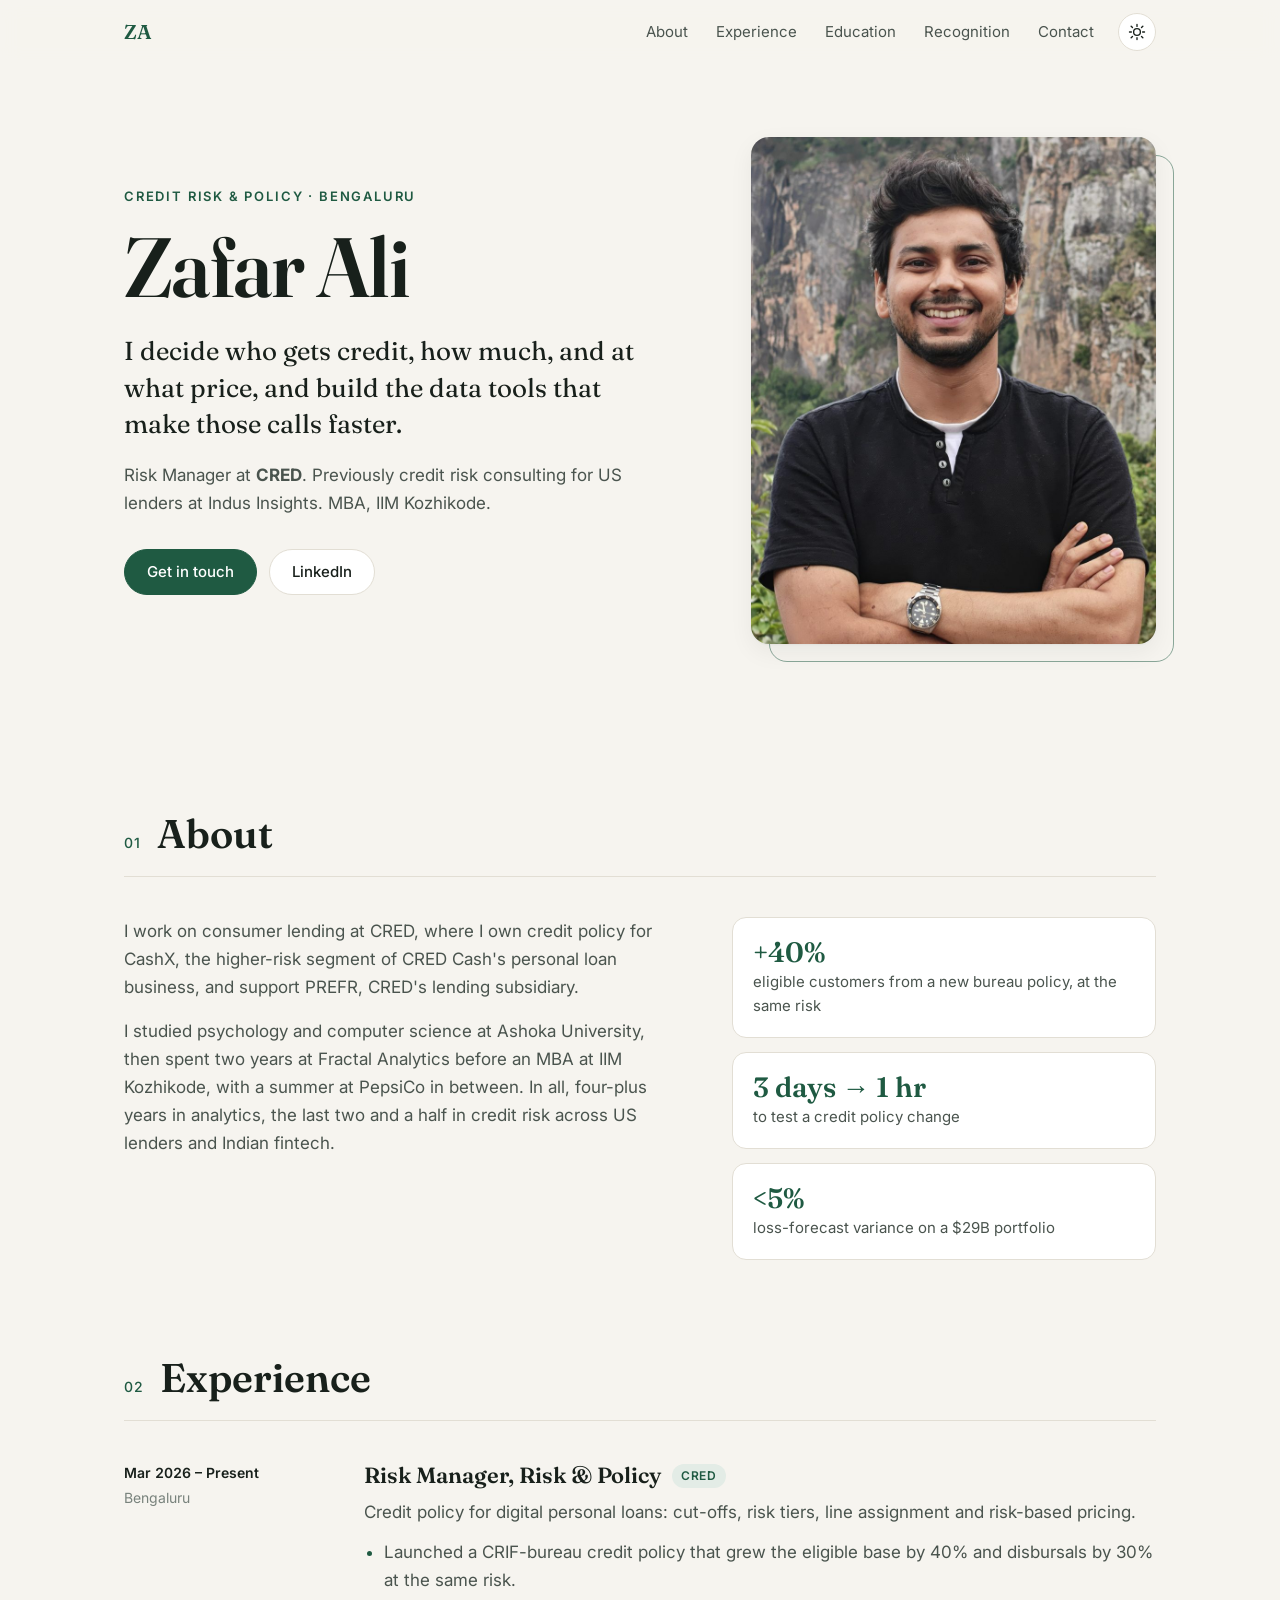
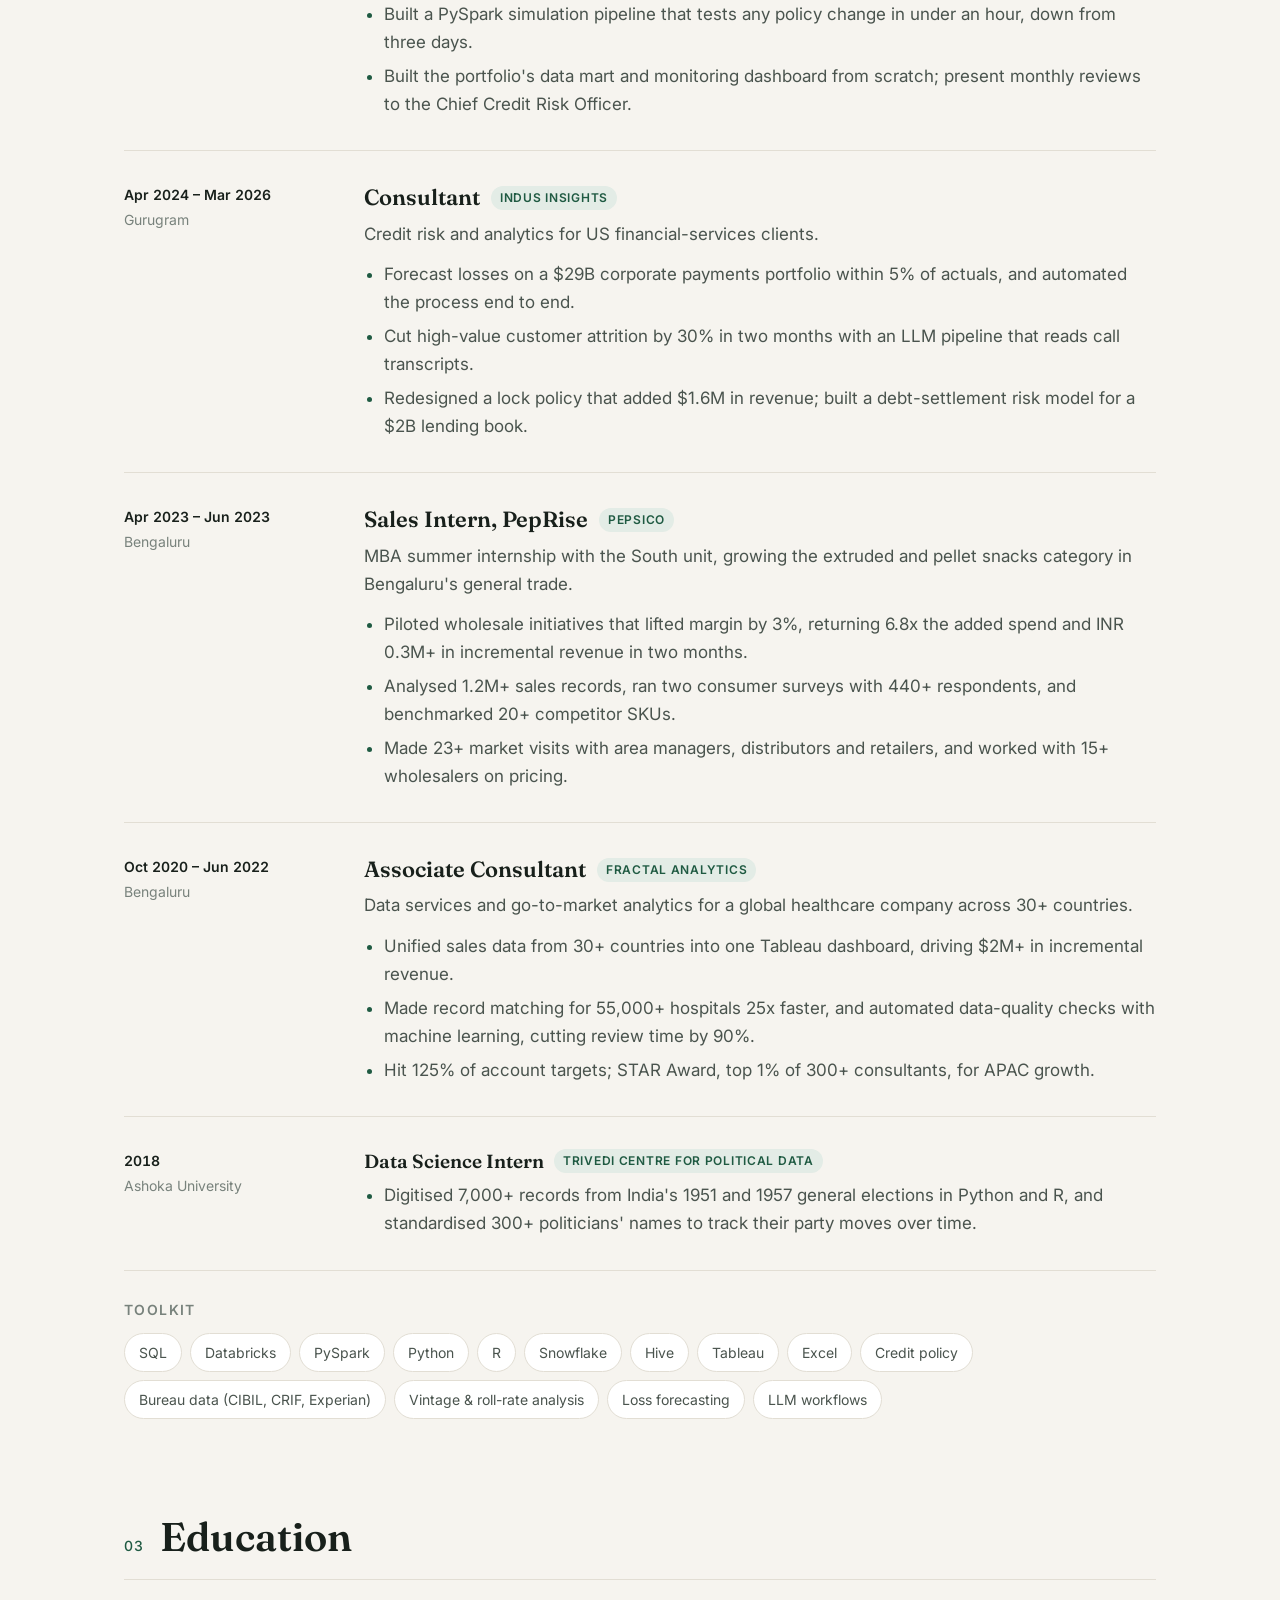
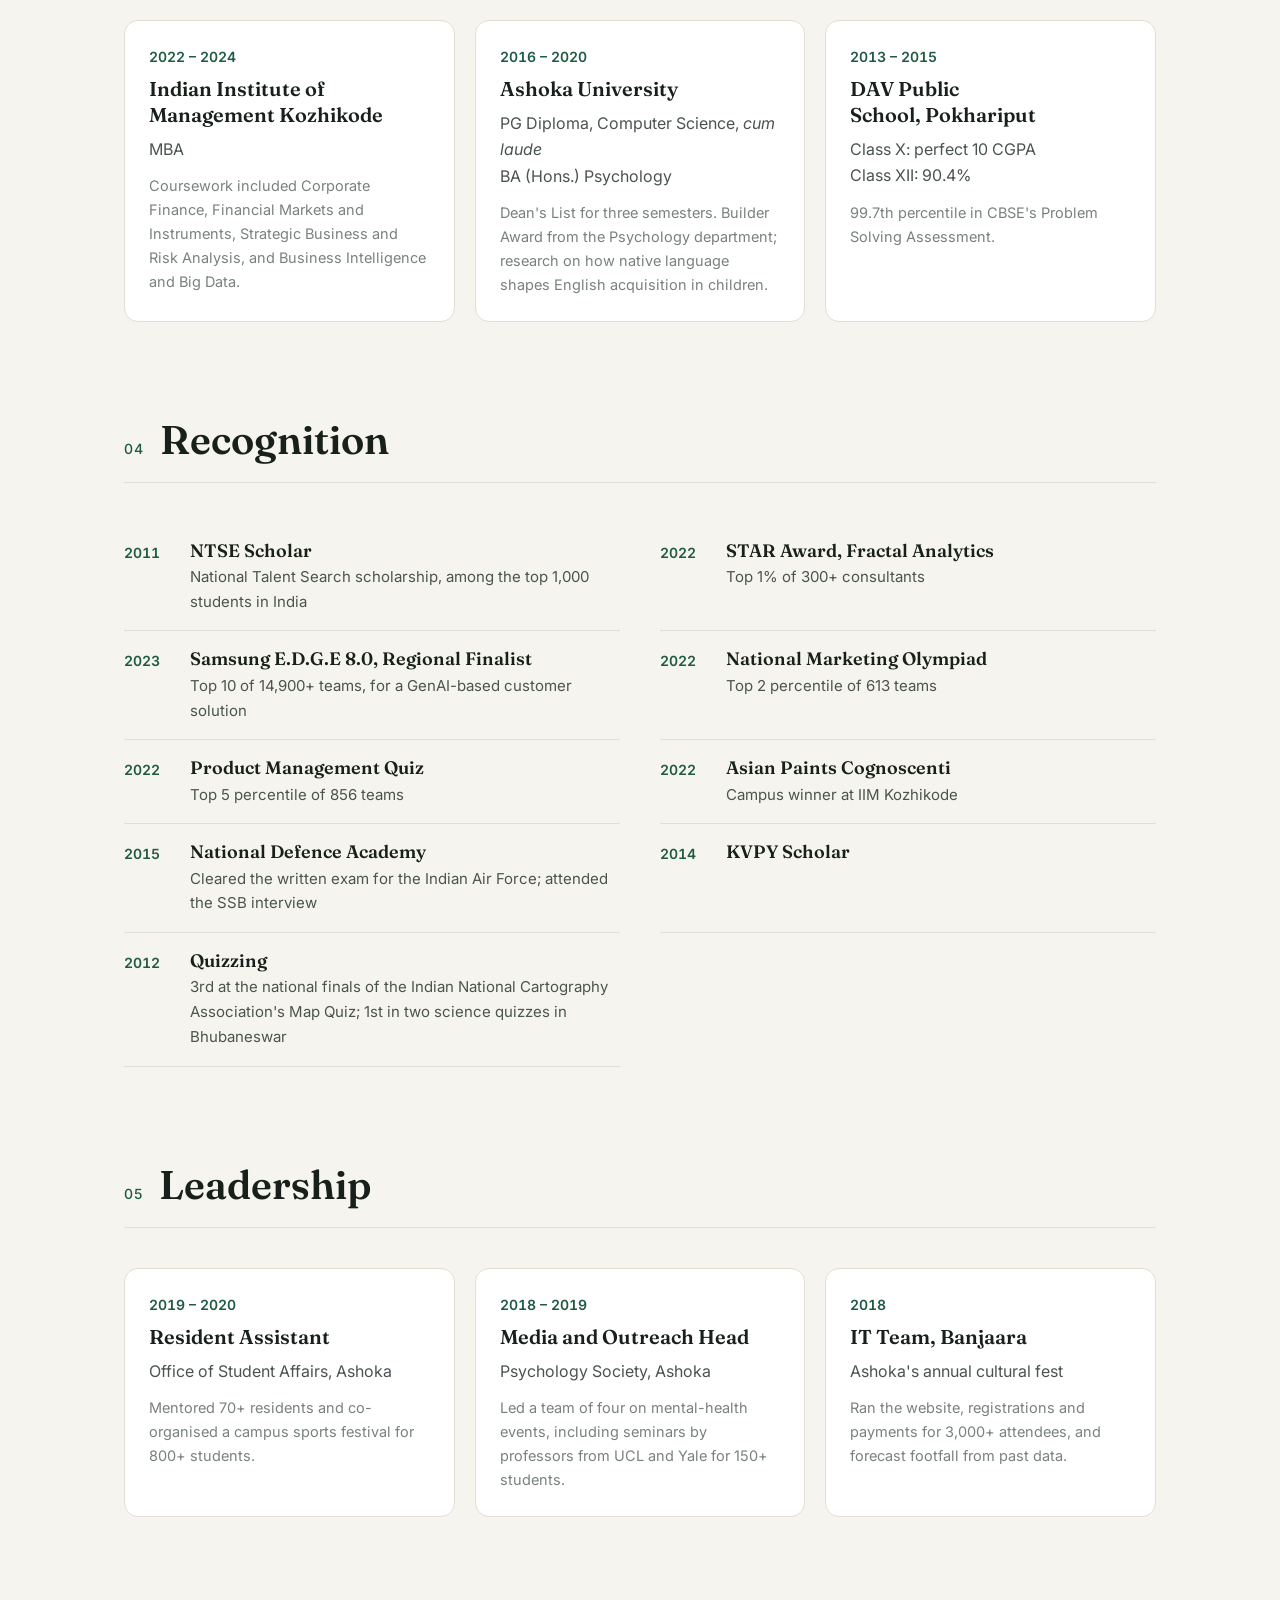
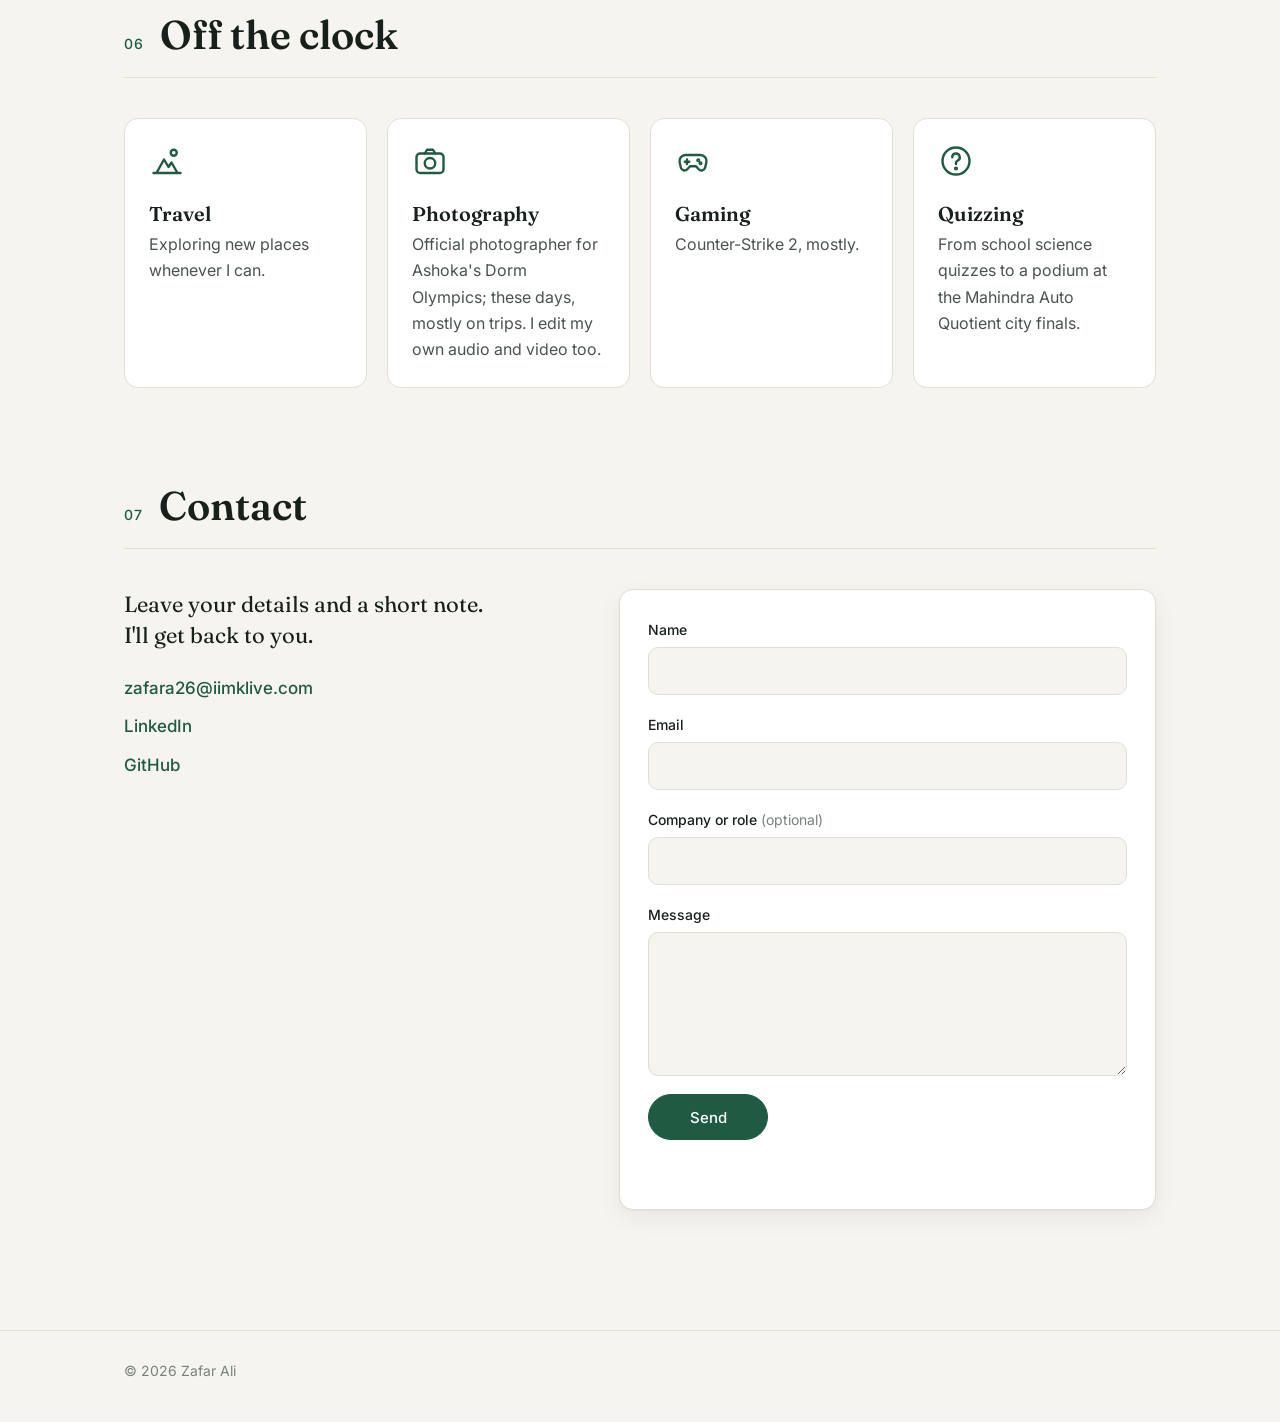
<file: index.html>
<!DOCTYPE html>
<html lang="en">
<head>
  <meta charset="utf-8">
  <meta name="viewport" content="width=device-width, initial-scale=1">
  <title>Zafar Ali | Credit Risk &amp; Policy</title>
  <meta name="description" content="Zafar Ali, Risk Manager at CRED. Credit policy for digital lending, credit risk analytics, MBA from IIM Kozhikode.">
  <meta name="theme-color" content="#f6f4ef" media="(prefers-color-scheme: light)">
  <meta name="theme-color" content="#121513" media="(prefers-color-scheme: dark)">

  <meta property="og:type" content="profile">
  <meta property="og:title" content="Zafar Ali | Credit Risk &amp; Policy">
  <meta property="og:description" content="Risk Manager at CRED. Credit policy for digital lending.">
  <meta property="og:url" content="https://zafar21.github.io/">
  <meta property="og:image" content="https://zafar21.github.io/assets/og.jpg">
  <meta name="twitter:card" content="summary_large_image">

  <link rel="icon" href="assets/favicon.svg" type="image/svg+xml">
  <link rel="preconnect" href="https://fonts.googleapis.com">
  <link rel="preconnect" href="https://fonts.gstatic.com" crossorigin>
  <link href="https://fonts.googleapis.com/css2?family=Fraunces:opsz,wght@9..144,400;9..144,600&family=Inter:wght@400;500;600&display=swap" rel="stylesheet">
  <link rel="stylesheet" href="style.css">
  <script>
    document.documentElement.classList.add('js');
    try { var t = localStorage.getItem('theme'); if (t) document.documentElement.setAttribute('data-theme', t); } catch (e) {}
  </script>
</head>
<body>
  <a class="skip" href="#main">Skip to content</a>

  <header class="nav">
    <div class="wrap nav-inner">
      <a href="#top" class="brand" aria-label="Zafar Ali, home">ZA</a>
      <nav aria-label="Sections">
        <a href="#about">About</a>
        <a href="#experience">Experience</a>
        <a href="#education">Education</a>
        <a href="#recognition">Recognition</a>
        <a href="#contact">Contact</a>
      </nav>
      <button class="theme-toggle" id="themeToggle" type="button" aria-label="Toggle dark mode">
        <svg class="i-sun" viewBox="0 0 24 24" aria-hidden="true"><circle cx="12" cy="12" r="4.5"/><path d="M12 2v2.5M12 19.5V22M4.2 4.2l1.8 1.8M18 18l1.8 1.8M2 12h2.5M19.5 12H22M4.2 19.8 6 18M18 6l1.8-1.8"/></svg>
        <svg class="i-moon" viewBox="0 0 24 24" aria-hidden="true"><path d="M20 14.5A8 8 0 1 1 9.5 4a6.5 6.5 0 0 0 10.5 10.5z"/></svg>
      </button>
    </div>
  </header>

  <main id="main">
    <!-- Hero -->
    <section class="hero wrap" id="top">
      <div class="hero-text reveal">
        <p class="eyebrow">Credit Risk &amp; Policy &middot; Bengaluru</p>
        <h1>Zafar Ali</h1>
        <p class="lede">I decide who gets credit, how much, and at what price, and build the data tools that make those calls faster.</p>
        <p class="sub">Risk Manager at <strong>CRED</strong>. Previously credit risk consulting for US lenders at Indus Insights. MBA, IIM Kozhikode.</p>
        <div class="cta">
          <a class="btn btn-primary" href="#contact">Get in touch</a>
          <a class="btn" href="https://www.linkedin.com/in/skzafarali/" target="_blank" rel="noopener">LinkedIn</a>
        </div>
      </div>
      <figure class="hero-photo reveal">
        <img src="assets/zafar.jpg" width="880" height="1100" alt="Zafar Ali, smiling, arms crossed, in front of a forested cliff">
      </figure>
    </section>

    <!-- About -->
    <section class="section wrap" id="about">
      <h2 class="section-title"><span>01</span>About</h2>
      <div class="about-grid">
        <div class="prose reveal">
          <p>I work on consumer lending at CRED, where I own credit policy for CashX, the higher-risk segment of CRED Cash's personal loan business, and support PREFR, CRED's lending subsidiary.</p>
          <p>I studied psychology and computer science at Ashoka University, then spent two years at Fractal Analytics before an MBA at IIM Kozhikode, with a summer at PepsiCo in between. In all, four-plus years in analytics, the last two and a half in credit risk across US lenders and Indian fintech.</p>
        </div>
        <ul class="stats reveal" aria-label="Highlights">
          <li><strong>+40%</strong><span>eligible customers from a new bureau policy, at the same risk</span></li>
          <li><strong>3 days &rarr; 1 hr</strong><span>to test a credit policy change</span></li>
          <li><strong>&lt;5%</strong><span>loss-forecast variance on a $29B portfolio</span></li>
        </ul>
      </div>
    </section>

    <!-- Experience -->
    <section class="section wrap" id="experience">
      <h2 class="section-title"><span>02</span>Experience</h2>

      <article class="job reveal">
        <div class="job-meta">
          <p class="when">Mar 2026 &ndash; Present</p>
          <p class="where">Bengaluru</p>
        </div>
        <div class="job-body">
          <h3>Risk Manager, Risk &amp; Policy <span class="org">CRED</span></h3>
          <p class="job-sum">Credit policy for digital personal loans: cut-offs, risk tiers, line assignment and risk-based pricing.</p>
          <ul>
            <li>Launched a CRIF-bureau credit policy that grew the eligible base by 40% and disbursals by 30% at the same risk.</li>
            <li>Built a PySpark simulation pipeline that tests any policy change in under an hour, down from three days.</li>
            <li>Built the portfolio's data mart and monitoring dashboard from scratch; present monthly reviews to the Chief Credit Risk Officer.</li>
          </ul>
        </div>
      </article>

      <article class="job reveal">
        <div class="job-meta">
          <p class="when">Apr 2024 &ndash; Mar 2026</p>
          <p class="where">Gurugram</p>
        </div>
        <div class="job-body">
          <h3>Consultant <span class="org">Indus Insights</span></h3>
          <p class="job-sum">Credit risk and analytics for US financial-services clients.</p>
          <ul>
            <li>Forecast losses on a $29B corporate payments portfolio within 5% of actuals, and automated the process end to end.</li>
            <li>Cut high-value customer attrition by 30% in two months with an LLM pipeline that reads call transcripts.</li>
            <li>Redesigned a lock policy that added $1.6M in revenue; built a debt-settlement risk model for a $2B lending book.</li>
          </ul>
        </div>
      </article>

      <article class="job reveal">
        <div class="job-meta">
          <p class="when">Apr 2023 &ndash; Jun 2023</p>
          <p class="where">Bengaluru</p>
        </div>
        <div class="job-body">
          <h3>Sales Intern, PepRise <span class="org">PepsiCo</span></h3>
          <p class="job-sum">MBA summer internship with the South unit, growing the extruded and pellet snacks category in Bengaluru's general trade.</p>
          <ul>
            <li>Piloted wholesale initiatives that lifted margin by 3%, returning 6.8x the added spend and INR 0.3M+ in incremental revenue in two months.</li>
            <li>Analysed 1.2M+ sales records, ran two consumer surveys with 440+ respondents, and benchmarked 20+ competitor SKUs.</li>
            <li>Made 23+ market visits with area managers, distributors and retailers, and worked with 15+ wholesalers on pricing.</li>
          </ul>
        </div>
      </article>

      <article class="job reveal">
        <div class="job-meta">
          <p class="when">Oct 2020 &ndash; Jun 2022</p>
          <p class="where">Bengaluru</p>
        </div>
        <div class="job-body">
          <h3>Associate Consultant <span class="org">Fractal Analytics</span></h3>
          <p class="job-sum">Data services and go-to-market analytics for a global healthcare company across 30+ countries.</p>
          <ul>
            <li>Unified sales data from 30+ countries into one Tableau dashboard, driving $2M+ in incremental revenue.</li>
            <li>Made record matching for 55,000+ hospitals 25x faster, and automated data-quality checks with machine learning, cutting review time by 90%.</li>
            <li>Hit 125% of account targets; STAR Award, top 1% of 300+ consultants, for APAC growth.</li>
          </ul>
        </div>
      </article>

      <article class="job job-early reveal">
        <div class="job-meta">
          <p class="when">2018</p>
          <p class="where">Ashoka University</p>
        </div>
        <div class="job-body">
          <h3>Data Science Intern <span class="org">Trivedi Centre for Political Data</span></h3>
          <ul>
            <li>Digitised 7,000+ records from India's 1951 and 1957 general elections in Python and R, and standardised 300+ politicians' names to track their party moves over time.</li>
          </ul>
        </div>
      </article>

      <div class="skills reveal">
        <h3>Toolkit</h3>
        <ul class="chips">
          <li>SQL</li><li>Databricks</li><li>PySpark</li><li>Python</li><li>R</li><li>Snowflake</li><li>Hive</li><li>Tableau</li><li>Excel</li>
          <li>Credit policy</li><li>Bureau data (CIBIL, CRIF, Experian)</li><li>Vintage &amp; roll-rate analysis</li><li>Loss forecasting</li><li>LLM workflows</li>
        </ul>
      </div>
    </section>

    <!-- Education -->
    <section class="section wrap" id="education">
      <h2 class="section-title"><span>03</span>Education</h2>
      <div class="edu-grid">
        <div class="edu reveal">
          <p class="when">2022 &ndash; 2024</p>
          <h3>Indian Institute of Management Kozhikode</h3>
          <p>MBA</p>
          <p class="edu-note">Coursework included Corporate Finance, Financial Markets and Instruments, Strategic Business and Risk Analysis, and Business Intelligence and Big Data.</p>
        </div>
        <div class="edu reveal">
          <p class="when">2016 &ndash; 2020</p>
          <h3>Ashoka University</h3>
          <p>PG Diploma, Computer Science, <em>cum laude</em><br>BA (Hons.) Psychology</p>
          <p class="edu-note">Dean's List for three semesters. Builder Award from the Psychology department; research on how native language shapes English acquisition in children.</p>
        </div>
        <div class="edu reveal">
          <p class="when">2013 &ndash; 2015</p>
          <h3>DAV Public School, Pokhariput</h3>
          <p>Class X: perfect 10 CGPA<br>Class XII: 90.4%</p>
          <p class="edu-note">99.7th percentile in CBSE's Problem Solving Assessment.</p>
        </div>
      </div>
    </section>

    <!-- Recognition -->
    <section class="section wrap" id="recognition">
      <h2 class="section-title"><span>04</span>Recognition</h2>
      <ul class="awards reveal">
        <li><span class="yr">2011</span><div><strong>NTSE Scholar</strong><span>National Talent Search scholarship, among the top 1,000 students in India</span></div></li>
        <li><span class="yr">2022</span><div><strong>STAR Award, Fractal Analytics</strong><span>Top 1% of 300+ consultants</span></div></li>
        <li><span class="yr">2023</span><div><strong>Samsung E.D.G.E 8.0, Regional Finalist</strong><span>Top 10 of 14,900+ teams, for a GenAI-based customer solution</span></div></li>
        <li><span class="yr">2022</span><div><strong>National Marketing Olympiad</strong><span>Top 2 percentile of 613 teams</span></div></li>
        <li><span class="yr">2022</span><div><strong>Product Management Quiz</strong><span>Top 5 percentile of 856 teams</span></div></li>
        <li><span class="yr">2022</span><div><strong>Asian Paints Cognoscenti</strong><span>Campus winner at IIM Kozhikode</span></div></li>
        <li><span class="yr">2015</span><div><strong>National Defence Academy</strong><span>Cleared the written exam for the Indian Air Force; attended the SSB interview</span></div></li>
        <li><span class="yr">2014</span><div><strong>KVPY Scholar</strong></div></li>
        <li><span class="yr">2012</span><div><strong>Quizzing</strong><span>3rd at the national finals of the Indian National Cartography Association's Map Quiz; 1st in two science quizzes in Bhubaneswar</span></div></li>
      </ul>
    </section>

    <!-- Leadership -->
    <section class="section wrap" id="leadership">
      <h2 class="section-title"><span>05</span>Leadership</h2>
      <div class="edu-grid">
        <div class="edu reveal">
          <p class="when">2019 &ndash; 2020</p>
          <h3>Resident Assistant</h3>
          <p>Office of Student Affairs, Ashoka</p>
          <p class="edu-note">Mentored 70+ residents and co-organised a campus sports festival for 800+ students.</p>
        </div>
        <div class="edu reveal">
          <p class="when">2018 &ndash; 2019</p>
          <h3>Media and Outreach Head</h3>
          <p>Psychology Society, Ashoka</p>
          <p class="edu-note">Led a team of four on mental-health events, including seminars by professors from UCL and Yale for 150+ students.</p>
        </div>
        <div class="edu reveal">
          <p class="when">2018</p>
          <h3>IT Team, Banjaara</h3>
          <p>Ashoka's annual cultural fest</p>
          <p class="edu-note">Ran the website, registrations and payments for 3,000+ attendees, and forecast footfall from past data.</p>
        </div>
      </div>
    </section>

    <!-- Beyond work -->
    <section class="section wrap" id="beyond">
      <h2 class="section-title"><span>06</span>Off the clock</h2>
      <div class="hobbies">
        <div class="hobby reveal">
          <svg viewBox="0 0 24 24" aria-hidden="true"><path d="M3 20h18M5 20l5-9 3 5 2-3 4 7"/><circle cx="16.5" cy="6.5" r="2"/></svg>
          <h3>Travel</h3>
          <p>Exploring new places whenever I can.</p>
        </div>
        <div class="hobby reveal">
          <svg viewBox="0 0 24 24" aria-hidden="true"><rect x="3" y="7" width="18" height="13" rx="2.5"/><path d="M8.5 7l1.5-2.5h4L15.5 7"/><circle cx="12" cy="13.5" r="3.5"/></svg>
          <h3>Photography</h3>
          <p>Official photographer for Ashoka's Dorm Olympics; these days, mostly on trips. I edit my own audio and video too.</p>
        </div>
        <div class="hobby reveal">
          <svg viewBox="0 0 24 24" aria-hidden="true"><path d="M7 8h10a4 4 0 0 1 3.9 4.9l-.8 3.5a2.5 2.5 0 0 1-4.3 1.1L14 15.5h-4l-1.8 2a2.5 2.5 0 0 1-4.3-1.1l-.8-3.5A4 4 0 0 1 7 8z"/><path d="M8 11v3M6.5 12.5h3"/><circle cx="15.5" cy="11.5" r=".6"/><circle cx="17" cy="13.5" r=".6"/></svg>
          <h3>Gaming</h3>
          <p>Counter-Strike 2, mostly.</p>
        </div>
        <div class="hobby reveal">
          <svg viewBox="0 0 24 24" aria-hidden="true"><circle cx="12" cy="12" r="9"/><path d="M9.5 9.5a2.5 2.5 0 1 1 3.5 2.3c-.6.3-1 .8-1 1.5V14"/><circle cx="12" cy="17" r=".6"/></svg>
          <h3>Quizzing</h3>
          <p>From school science quizzes to a podium at the Mahindra Auto Quotient city finals.</p>
        </div>
      </div>
    </section>

    <!-- Contact -->
    <section class="section wrap" id="contact">
      <h2 class="section-title"><span>07</span>Contact</h2>
      <div class="contact-grid">
        <div class="contact-text reveal">
          <p class="lede-sm">Leave your details and a short note. I'll get back to you.</p>
          <ul class="links">
            <li><a href="mailto:zafara26@iimklive.com">zafara26@iimklive.com</a></li>
            <li><a href="https://www.linkedin.com/in/skzafarali/" target="_blank" rel="noopener">LinkedIn</a></li>
            <li><a href="https://github.com/zafar21" target="_blank" rel="noopener">GitHub</a></li>
          </ul>
        </div>
        <form class="contact-form reveal" id="contactForm" action="https://formsubmit.co/zafara26@iimklive.com" method="POST" novalidate>
          <div class="field">
            <label for="cf-name">Name</label>
            <input id="cf-name" name="name" type="text" autocomplete="name" required>
          </div>
          <div class="field">
            <label for="cf-email">Email</label>
            <input id="cf-email" name="email" type="email" autocomplete="email" required>
          </div>
          <div class="field">
            <label for="cf-org">Company or role <span class="opt">(optional)</span></label>
            <input id="cf-org" name="company" type="text" autocomplete="organization">
          </div>
          <div class="field">
            <label for="cf-msg">Message</label>
            <textarea id="cf-msg" name="message" rows="5" required></textarea>
          </div>
          <input type="text" name="_honey" class="hp" tabindex="-1" autocomplete="off" aria-hidden="true">
          <input type="hidden" name="_subject" value="New message from zafar21.github.io">
          <input type="hidden" name="_template" value="table">
          <input type="hidden" name="_captcha" value="false">
          <button class="btn btn-primary" type="submit">Send</button>
          <p class="form-status" id="formStatus" role="status" aria-live="polite"></p>
        </form>
      </div>
    </section>
  </main>

  <footer class="footer">
    <div class="wrap">
      <p>&copy; 2026 Zafar Ali</p>
    </div>
  </footer>

  <script src="main.js"></script>
</body>
</html>
</file>
<file: style.css>
/* Zafar Ali profile: single-page, light/dark, no build step. */

:root {
  --bg: #f6f4ef;
  --surface: #ffffff;
  --ink: #18201b;
  --ink-2: #4a544e;
  --muted: #78827c;
  --line: #e2ded4;
  --accent: #1f5a42;
  --accent-ink: #ffffff;
  --accent-soft: #e3ece6;
  --shadow: 0 1px 2px rgba(24, 32, 27, .04), 0 8px 24px rgba(24, 32, 27, .06);

  --f-display: "Fraunces", Georgia, "Times New Roman", serif;
  --f-body: "Inter", system-ui, -apple-system, "Segoe UI", Roboto, sans-serif;
  --radius: 14px;
  color-scheme: light;
}

@media (prefers-color-scheme: dark) {
  :root:not([data-theme="light"]) {
    --bg: #121513;
    --surface: #1a1f1c;
    --ink: #ecebe6;
    --ink-2: #b9bfba;
    --muted: #8a938d;
    --line: #2a312d;
    --accent: #7cc4a0;
    --accent-ink: #0f1a14;
    --accent-soft: #1d2b24;
    --shadow: 0 1px 2px rgba(0, 0, 0, .3), 0 8px 24px rgba(0, 0, 0, .25);
    color-scheme: dark;
  }
}
:root[data-theme="dark"] {
  --bg: #121513;
  --surface: #1a1f1c;
  --ink: #ecebe6;
  --ink-2: #b9bfba;
  --muted: #8a938d;
  --line: #2a312d;
  --accent: #7cc4a0;
  --accent-ink: #0f1a14;
  --accent-soft: #1d2b24;
  --shadow: 0 1px 2px rgba(0, 0, 0, .3), 0 8px 24px rgba(0, 0, 0, .25);
  color-scheme: dark;
}

* { box-sizing: border-box; }
html { scroll-behavior: smooth; scroll-padding-top: 72px; }
body {
  margin: 0;
  background: var(--bg);
  color: var(--ink);
  font: 400 17px/1.65 var(--f-body);
  -webkit-font-smoothing: antialiased;
  transition: background-color .25s, color .25s;
}
img { max-width: 100%; display: block; }
a { color: inherit; }
h1, h2, h3 { margin: 0; font-weight: 600; text-wrap: balance; }
p { margin: 0; }

.wrap { width: 100%; max-width: 1080px; margin: 0 auto; padding: 0 24px; }

.skip { position: absolute; left: -9999px; }
.skip:focus { left: 16px; top: 12px; z-index: 100; background: var(--surface); padding: 8px 12px; border-radius: 8px; }

:focus-visible { outline: 2px solid var(--accent); outline-offset: 3px; border-radius: 4px; }

/* Nav */
.nav {
  position: sticky; top: 0; z-index: 50;
  background: color-mix(in srgb, var(--bg) 85%, transparent);
  backdrop-filter: saturate(160%) blur(10px);
  -webkit-backdrop-filter: saturate(160%) blur(10px);
  border-bottom: 1px solid transparent;
  transition: border-color .2s;
}
.nav.scrolled { border-bottom-color: var(--line); }
.nav-inner { display: flex; align-items: center; gap: 24px; height: 64px; }
.brand {
  font: 600 20px/1 var(--f-display); text-decoration: none; letter-spacing: .02em;
  color: var(--accent);
}
.nav nav { margin-left: auto; display: flex; gap: 28px; }
.nav nav a { text-decoration: none; font-size: 15px; color: var(--ink-2); }
.nav nav a:hover { color: var(--ink); }
.theme-toggle {
  width: 38px; height: 38px; border-radius: 50%;
  border: 1px solid var(--line); background: var(--surface); color: var(--ink);
  display: grid; place-items: center; cursor: pointer;
}
.theme-toggle svg { width: 18px; height: 18px; fill: none; stroke: currentColor; stroke-width: 1.8; stroke-linecap: round; }
.i-moon { display: none; }
:root[data-theme="dark"] .i-sun { display: none; }
:root[data-theme="dark"] .i-moon { display: block; }
@media (prefers-color-scheme: dark) {
  :root:not([data-theme="light"]) .i-sun { display: none; }
  :root:not([data-theme="light"]) .i-moon { display: block; }
}

/* Hero */
.hero {
  display: grid; grid-template-columns: 1.25fr .9fr; gap: 64px; align-items: center;
  padding-top: 72px; padding-bottom: 96px;
}
.eyebrow {
  font-size: 13px; letter-spacing: .14em; text-transform: uppercase; font-weight: 600;
  color: var(--accent); margin-bottom: 18px;
}
.hero h1 {
  font: 600 clamp(48px, 7vw, 84px)/1 var(--f-display);
  letter-spacing: -.02em; margin-bottom: 24px;
}
.lede {
  font: 400 clamp(21px, 2.4vw, 26px)/1.4 var(--f-display);
  color: var(--ink); max-width: 30ch; margin-bottom: 18px;
}
.sub { color: var(--ink-2); max-width: 48ch; }
.cta { display: flex; gap: 12px; flex-wrap: wrap; margin-top: 32px; }

.btn {
  display: inline-flex; align-items: center; justify-content: center;
  height: 46px; padding: 0 22px; border-radius: 999px;
  font: 500 15px/1 var(--f-body); text-decoration: none; cursor: pointer;
  border: 1px solid var(--line); background: var(--surface); color: var(--ink);
  transition: transform .15s, background-color .2s, border-color .2s;
}
.btn:hover { transform: translateY(-1px); border-color: var(--muted); }
.btn-primary { background: var(--accent); border-color: var(--accent); color: var(--accent-ink); }
.btn-primary:hover { border-color: var(--accent); filter: brightness(1.08); }

.hero-photo { margin: 0; position: relative; }
.hero-photo::before {
  content: ""; position: absolute; inset: 18px -18px -18px 18px;
  border: 1px solid var(--accent); border-radius: calc(var(--radius) + 4px); opacity: .5;
}
.hero-photo img {
  position: relative; width: 100%; height: auto; aspect-ratio: 4 / 5; object-fit: cover;
  border-radius: calc(var(--radius) + 4px); box-shadow: var(--shadow);
}

/* Sections */
.section { padding-top: 72px; padding-bottom: 24px; }
.section-title {
  font: 600 clamp(30px, 3.6vw, 40px)/1.1 var(--f-display);
  display: flex; align-items: baseline; gap: 16px;
  padding-bottom: 20px; margin-bottom: 40px; border-bottom: 1px solid var(--line);
}
.section-title span {
  font: 500 14px/1 var(--f-body); color: var(--accent); letter-spacing: .08em;
}

.prose p { color: var(--ink-2); max-width: 62ch; }
.prose p + p { margin-top: 16px; }

.about-grid { display: grid; grid-template-columns: 1.3fr 1fr; gap: 56px; align-items: start; }
.stats { list-style: none; margin: 0; padding: 0; display: grid; gap: 14px; }
.stats li {
  background: var(--surface); border: 1px solid var(--line); border-radius: var(--radius);
  padding: 18px 20px; display: grid; gap: 2px;
}
.stats strong { font: 600 28px/1.15 var(--f-display); color: var(--accent); }
.stats span { color: var(--ink-2); font-size: 15px; }

/* Experience */
.job {
  display: grid; grid-template-columns: 200px 1fr; gap: 40px;
  padding: 32px 0; border-bottom: 1px solid var(--line);
}
.job:first-of-type { padding-top: 0; }
.when { font-size: 14px; font-weight: 600; color: var(--ink); font-variant-numeric: tabular-nums; }
.where { font-size: 14px; color: var(--muted); margin-top: 2px; }
.job h3 { font: 600 22px/1.3 var(--f-display); margin-bottom: 8px; }
.org {
  display: inline-block; margin-left: 6px; vertical-align: 3px;
  font: 600 12px/1 var(--f-body); letter-spacing: .06em; text-transform: uppercase;
  color: var(--accent); background: var(--accent-soft); padding: 6px 9px; border-radius: 999px;
}
.job-sum { color: var(--ink-2); margin-bottom: 12px; }
.job ul { margin: 0; padding-left: 20px; color: var(--ink-2); }
.job li + li { margin-top: 6px; }
.job li::marker { color: var(--accent); }

.skills { padding-top: 32px; }
.skills h3 { font: 600 14px/1 var(--f-body); letter-spacing: .1em; text-transform: uppercase; color: var(--muted); margin-bottom: 16px; }
.chips { list-style: none; margin: 0; padding: 0; display: flex; flex-wrap: wrap; gap: 8px; }
.chips li {
  font-size: 14px; padding: 7px 14px; border-radius: 999px;
  background: var(--surface); border: 1px solid var(--line); color: var(--ink-2);
}

/* Education */
.edu-grid { display: grid; grid-template-columns: repeat(3, minmax(0, 1fr)); gap: 20px; }
.edu {
  background: var(--surface); border: 1px solid var(--line); border-radius: var(--radius);
  padding: 24px; display: grid; gap: 8px; align-content: start;
}
.edu .when { color: var(--accent); }
.edu h3 { font: 600 20px/1.3 var(--f-display); }
.edu p:not(.when) { color: var(--ink-2); font-size: 16px; }
.edu p.edu-note { font-size: 14.5px; color: var(--muted); margin-top: 4px; }

.job-early h3 { font-size: 19px; }

/* Recognition */
.awards {
  list-style: none; margin: 0; padding: 0;
  display: grid; grid-template-columns: repeat(2, minmax(0, 1fr)); column-gap: 40px;
}
.awards li {
  display: grid; grid-template-columns: 52px 1fr; gap: 14px;
  padding: 16px 0; border-bottom: 1px solid var(--line);
}
.awards .yr { font-size: 14px; font-weight: 600; color: var(--accent); font-variant-numeric: tabular-nums; padding-top: 2px; }
.awards strong { display: block; font: 600 18px/1.35 var(--f-display); }
.awards div span { display: block; color: var(--ink-2); font-size: 15px; margin-top: 2px; }

/* Hobbies */
.hobbies { display: grid; grid-template-columns: repeat(4, minmax(0, 1fr)); gap: 20px; }
.hobby {
  border: 1px solid var(--line); border-radius: var(--radius); padding: 24px;
  background: var(--surface);
}
.hobby svg {
  width: 36px; height: 36px; fill: none; stroke: var(--accent); stroke-width: 1.6;
  stroke-linecap: round; stroke-linejoin: round; margin-bottom: 14px;
}
.hobby h3 { font: 600 20px/1.3 var(--f-display); margin-bottom: 4px; }
.hobby p { color: var(--ink-2); font-size: 16px; }

/* Contact */
.contact-grid { display: grid; grid-template-columns: .9fr 1.1fr; gap: 56px; align-items: start; }
.lede-sm { font: 400 22px/1.4 var(--f-display); margin-bottom: 24px; max-width: 26ch; }
.links { list-style: none; margin: 0; padding: 0; display: grid; gap: 10px; }
.links a { color: var(--accent); text-decoration: none; font-weight: 500; overflow-wrap: anywhere; }
.links a:hover { text-decoration: underline; text-underline-offset: 3px; }

.contact-form {
  background: var(--surface); border: 1px solid var(--line); border-radius: var(--radius);
  padding: 28px; display: grid; gap: 18px; box-shadow: var(--shadow);
}
.field { display: grid; gap: 6px; }
.field label { font-size: 14px; font-weight: 500; color: var(--ink); }
.opt { color: var(--muted); font-weight: 400; }
.field input, .field textarea {
  width: 100%; font: 400 16px/1.5 var(--f-body); color: var(--ink);
  background: var(--bg); border: 1px solid var(--line); border-radius: 10px; padding: 11px 14px;
  transition: border-color .15s, box-shadow .15s;
}
.field textarea { resize: vertical; min-height: 120px; }
.field input:focus, .field textarea:focus {
  outline: none; border-color: var(--accent);
  box-shadow: 0 0 0 3px color-mix(in srgb, var(--accent) 20%, transparent);
}
.field.invalid input, .field.invalid textarea { border-color: #c2412d; }
.hp { position: absolute; left: -9999px; width: 1px; height: 1px; opacity: 0; }
.contact-form .btn { justify-self: start; min-width: 120px; }
.contact-form .btn[disabled] { opacity: .6; cursor: progress; }
.form-status { font-size: 15px; min-height: 1.5em; color: var(--ink-2); }
.form-status.ok { color: var(--accent); }
.form-status.err { color: #c2412d; }

/* Footer */
.footer { margin-top: 96px; border-top: 1px solid var(--line); padding: 28px 0 40px; }
.footer p { font-size: 14px; color: var(--muted); }

/* Reveal on scroll */
.js .reveal { opacity: 0; transform: translateY(14px); transition: opacity .6s ease, transform .6s ease; }
.js .reveal.in { opacity: 1; transform: none; }

/* Responsive */
@media (max-width: 900px) {
  .hero { grid-template-columns: 1fr; gap: 40px; padding-top: 40px; padding-bottom: 56px; }
  .hero-photo { max-width: 420px; order: -1; }
  .about-grid, .contact-grid { grid-template-columns: 1fr; gap: 32px; }
  .edu-grid { grid-template-columns: 1fr; }
  .hobbies { grid-template-columns: repeat(2, minmax(0, 1fr)); }
  .awards { grid-template-columns: 1fr; }
}
@media (max-width: 640px) {
  body { font-size: 16px; }
  .wrap { padding-left: 16px; padding-right: 16px; }
  .nav nav { display: none; }
  .theme-toggle { margin-left: auto; }
  .hero-photo { max-width: 100%; }
  .hero-photo::before { inset: 12px -10px -12px 10px; }
  .job { grid-template-columns: 1fr; gap: 8px; padding: 24px 0; }
  .job-meta { display: flex; gap: 10px; align-items: baseline; }
  .where { margin-top: 0; }
  .contact-form { padding: 20px; }
  .hobbies { grid-template-columns: 1fr; }
  .awards li { grid-template-columns: 44px 1fr; }
}

@media (prefers-reduced-motion: reduce) {
  html { scroll-behavior: auto; }
  .js .reveal { opacity: 1; transform: none; transition: none; }
  .btn, body { transition: none; }
}
</file>
